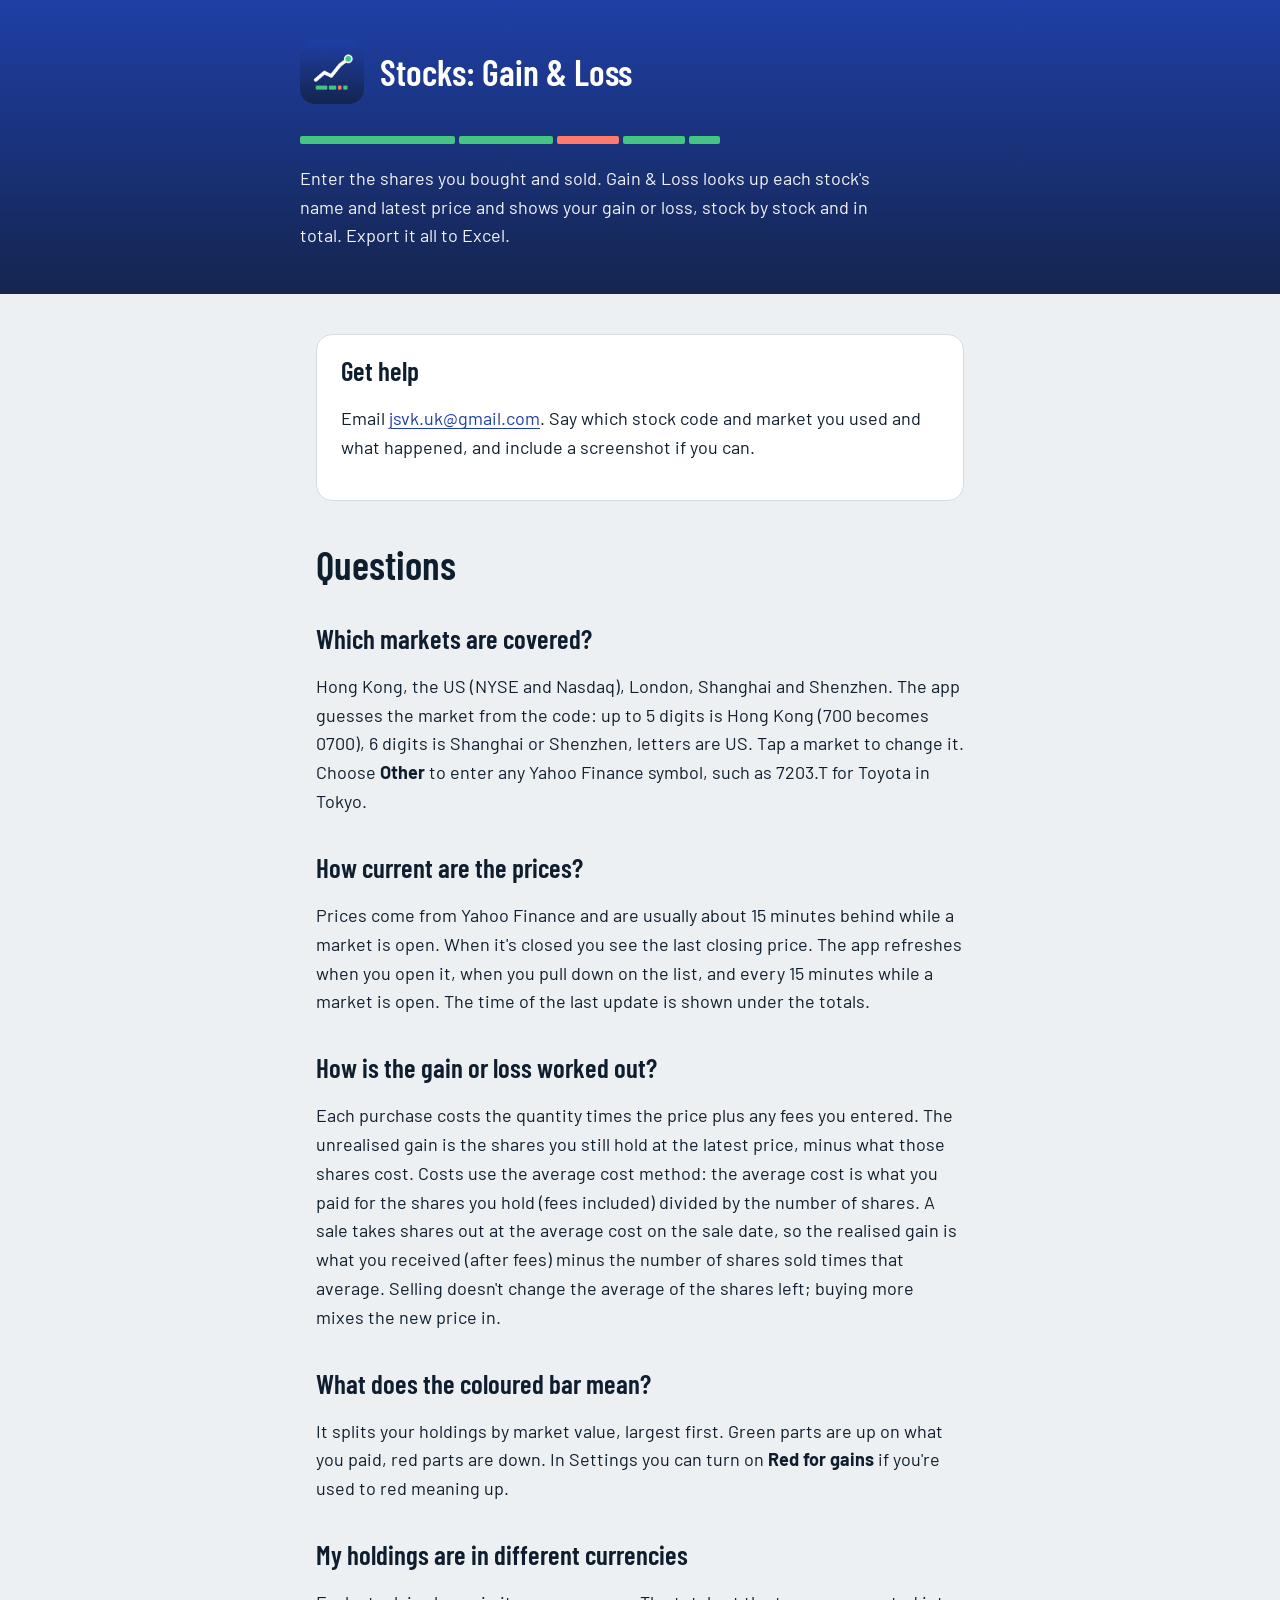
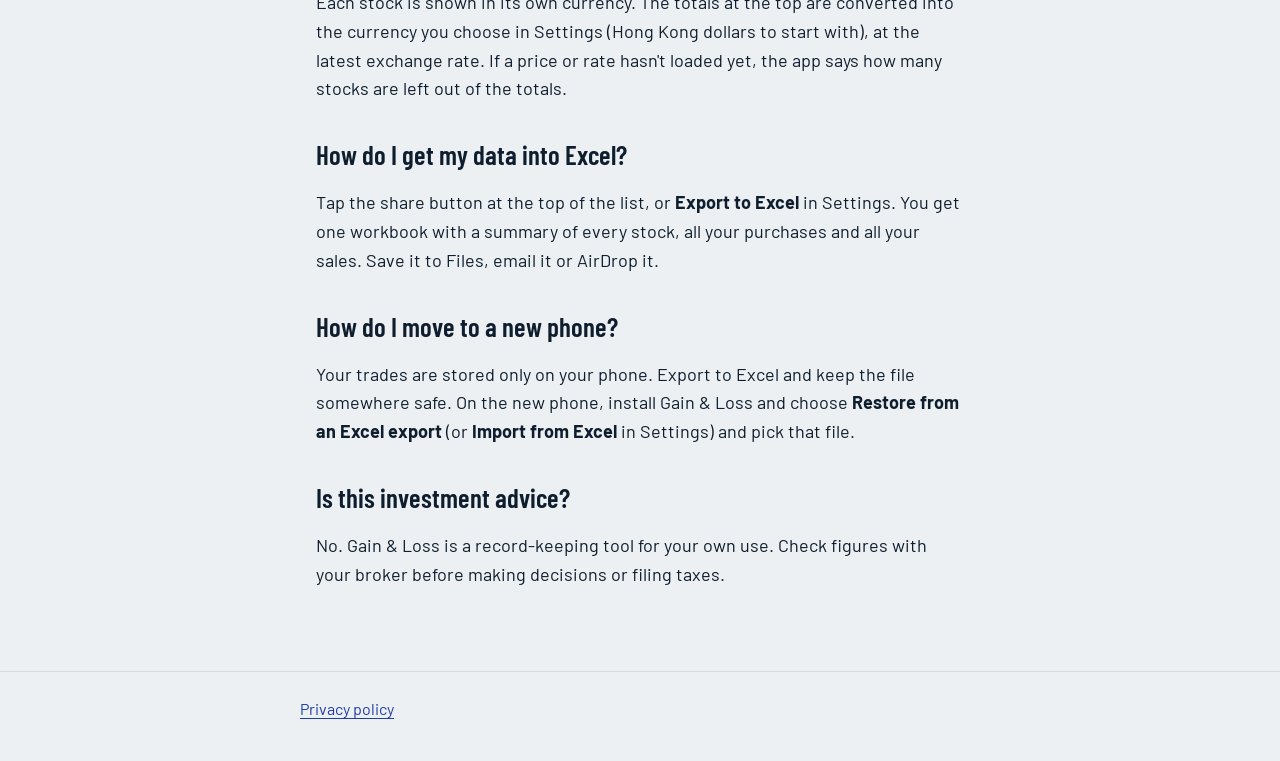
<file: index.html>
<!doctype html>
<html lang="en">
<head>
  <title>Stocks: Gain &amp; Loss — help and contact</title>
  <meta name="description" content="Help for Gain &amp; Loss, the app that shows the gain or loss on the shares you bought.">
  <meta charset="utf-8">
  <meta name="viewport" content="width=device-width, initial-scale=1">
  <link rel="icon" href="favicon.png">
  <link rel="apple-touch-icon" href="icon-180.png">
  <link rel="preconnect" href="https://fonts.googleapis.com">
  <link rel="preconnect" href="https://fonts.gstatic.com" crossorigin>
  <link href="https://fonts.googleapis.com/css2?family=Barlow:wght@400;600&family=Barlow+Condensed:wght@600&display=swap" rel="stylesheet">
  <link rel="stylesheet" href="style.css">
</head>
<body>
  <header class="band">
    <div class="wrap">
      <a class="brand" href="./"><img src="icon-180.png" alt=""><span>Stocks: Gain &amp; Loss</span></a>
      <div class="tape" aria-hidden="true"><i style="flex:5"></i><i style="flex:3"></i><i class="down" style="flex:2"></i><i style="flex:2"></i><i style="flex:1"></i></div>
      <p>Enter the shares you bought and sold. Gain &amp; Loss looks up each stock's name and latest price and shows your gain or loss, stock by stock and in total. Export it all to Excel.</p>
    </div>
  </header>

  <main class="wrap">
    <section class="contact">
      <h2>Get help</h2>
      <p>Email <a href="mailto:jsvk.uk@gmail.com?subject=Stock%20Profile">jsvk.uk@gmail.com</a>. Say which stock code and market you used and what happened, and include a screenshot if you can.</p>
    </section>

    <h1>Questions</h1>

    <h2>Which markets are covered?</h2>
    <p>Hong Kong, the US (NYSE and Nasdaq), London, Shanghai and Shenzhen. The app guesses the market from the code: up to 5 digits is Hong Kong (700 becomes 0700), 6 digits is Shanghai or Shenzhen, letters are US. Tap a market to change it. Choose <b>Other</b> to enter any Yahoo Finance symbol, such as 7203.T for Toyota in Tokyo.</p>

    <h2>How current are the prices?</h2>
    <p>Prices come from Yahoo Finance and are usually about 15 minutes behind while a market is open. When it's closed you see the last closing price. The app refreshes when you open it, when you pull down on the list, and every 15 minutes while a market is open. The time of the last update is shown under the totals.</p>

    <h2>How is the gain or loss worked out?</h2>
    <p>Each purchase costs the quantity times the price plus any fees you entered. The unrealised gain is the shares you still hold at the latest price, minus what those shares cost. Costs use the average cost method: the average cost is what you paid for the shares you hold (fees included) divided by the number of shares. A sale takes shares out at the average cost on the sale date, so the realised gain is what you received (after fees) minus the number of shares sold times that average. Selling doesn't change the average of the shares left; buying more mixes the new price in.</p>

    <h2>What does the coloured bar mean?</h2>
    <p>It splits your holdings by market value, largest first. Green parts are up on what you paid, red parts are down. In Settings you can turn on <b>Red for gains</b> if you're used to red meaning up.</p>

    <h2>My holdings are in different currencies</h2>
    <p>Each stock is shown in its own currency. The totals at the top are converted into the currency you choose in Settings (Hong Kong dollars to start with), at the latest exchange rate. If a price or rate hasn't loaded yet, the app says how many stocks are left out of the totals.</p>

    <h2>How do I get my data into Excel?</h2>
    <p>Tap the share button at the top of the list, or <b>Export to Excel</b> in Settings. You get one workbook with a summary of every stock, all your purchases and all your sales. Save it to Files, email it or AirDrop it.</p>

    <h2>How do I move to a new phone?</h2>
    <p>Your trades are stored only on your phone. Export to Excel and keep the file somewhere safe. On the new phone, install Gain &amp; Loss and choose <b>Restore from an Excel export</b> (or <b>Import from Excel</b> in Settings) and pick that file.</p>

    <h2>Is this investment advice?</h2>
    <p>No. Gain &amp; Loss is a record-keeping tool for your own use. Check figures with your broker before making decisions or filing taxes.</p>
  </main>

  <footer>
    <div class="wrap"><a href="privacy.html">Privacy policy</a></div>
  </footer>
</body>
</html>
</file>
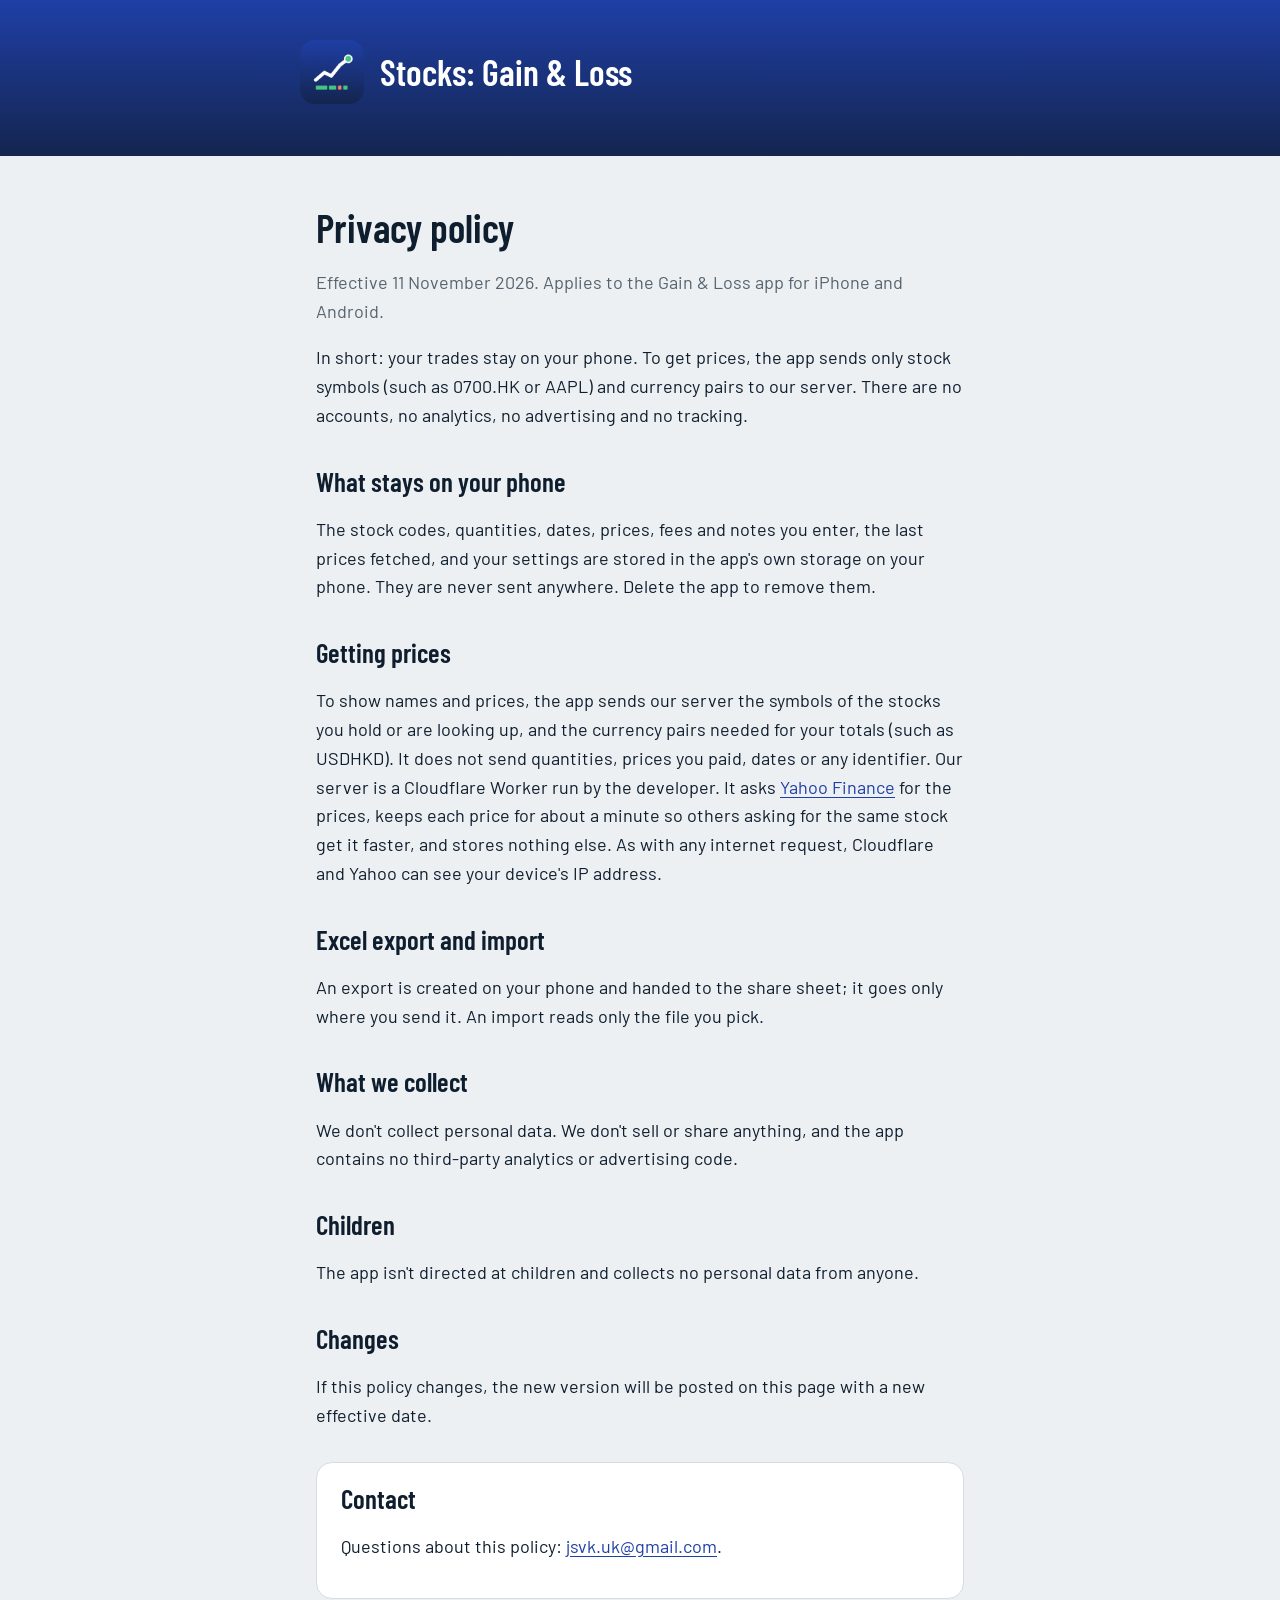
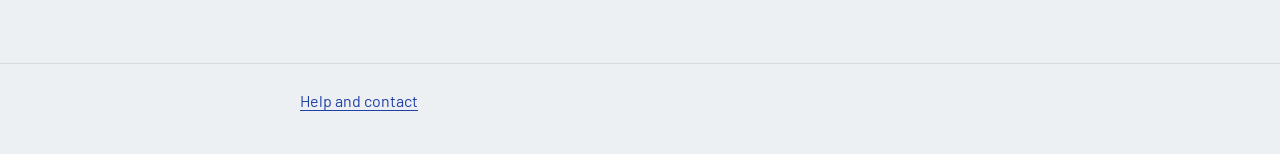
<file: privacy.html>
<!doctype html>
<html lang="en">
<head>
  <title>Stocks: Gain &amp; Loss privacy policy</title>
  <meta name="description" content="What Gain &amp; Loss sends to get prices, and what stays on your phone.">
  <meta charset="utf-8">
  <meta name="viewport" content="width=device-width, initial-scale=1">
  <link rel="icon" href="favicon.png">
  <link rel="apple-touch-icon" href="icon-180.png">
  <link rel="preconnect" href="https://fonts.googleapis.com">
  <link rel="preconnect" href="https://fonts.gstatic.com" crossorigin>
  <link href="https://fonts.googleapis.com/css2?family=Barlow:wght@400;600&family=Barlow+Condensed:wght@600&display=swap" rel="stylesheet">
  <link rel="stylesheet" href="style.css">
</head>
<body>
  <header class="band">
    <div class="wrap">
      <a class="brand" href="./"><img src="icon-180.png" alt=""><span>Stocks: Gain &amp; Loss</span></a>
    </div>
  </header>

  <main class="wrap">
    <h1>Privacy policy</h1>
    <p class="meta">Effective 11 November 2026. Applies to the Gain &amp; Loss app for iPhone and Android.</p>

    <p>In short: your trades stay on your phone. To get prices, the app sends only stock symbols (such as 0700.HK or AAPL) and currency pairs to our server. There are no accounts, no analytics, no advertising and no tracking.</p>

    <h2>What stays on your phone</h2>
    <p>The stock codes, quantities, dates, prices, fees and notes you enter, the last prices fetched, and your settings are stored in the app's own storage on your phone. They are never sent anywhere. Delete the app to remove them.</p>

    <h2>Getting prices</h2>
    <p>To show names and prices, the app sends our server the symbols of the stocks you hold or are looking up, and the currency pairs needed for your totals (such as USDHKD). It does not send quantities, prices you paid, dates or any identifier. Our server is a Cloudflare Worker run by the developer. It asks <a href="https://finance.yahoo.com/">Yahoo Finance</a> for the prices, keeps each price for about a minute so others asking for the same stock get it faster, and stores nothing else. As with any internet request, Cloudflare and Yahoo can see your device's IP address.</p>

    <h2>Excel export and import</h2>
    <p>An export is created on your phone and handed to the share sheet; it goes only where you send it. An import reads only the file you pick.</p>

    <h2>What we collect</h2>
    <p>We don't collect personal data. We don't sell or share anything, and the app contains no third-party analytics or advertising code.</p>

    <h2>Children</h2>
    <p>The app isn't directed at children and collects no personal data from anyone.</p>

    <h2>Changes</h2>
    <p>If this policy changes, the new version will be posted on this page with a new effective date.</p>

    <section class="contact">
      <h2>Contact</h2>
      <p>Questions about this policy: <a href="mailto:jsvk.uk@gmail.com?subject=Stock%20Profile%20privacy">jsvk.uk@gmail.com</a>.</p>
    </section>
  </main>

  <footer>
    <div class="wrap"><a href="./">Help and contact</a></div>
  </footer>
</body>
</html>
</file>
<file: style.css>
:root {
  --band: #1f3fa6;
  --band-end: #14254f;
  --ink: #0f1e2e;
  --muted: #55636f;
  --mist: #edf0f2;
  --paper: #ffffff;
  --line: #d5dce1;
  --link: #1f3fa6;
  --up: #0b7a43;
  --down: #b8322a;
  color-scheme: light;
}
@media (prefers-color-scheme: dark) {
  :root:not([data-theme="light"]) {
    --band: #1a3080;
    --band-end: #0b1117;
    --ink: #e6ebef;
    --muted: #97a5b0;
    --mist: #0b1117;
    --paper: #141c24;
    --line: #26323d;
    --link: #8ca8ff;
    --up: #45c483;
    --down: #ff7a6e;
    color-scheme: dark;
  }
}
:root[data-theme="dark"] {
  --band: #1a3080;
  --band-end: #0b1117;
  --ink: #e6ebef;
  --muted: #97a5b0;
  --mist: #0b1117;
  --paper: #141c24;
  --line: #26323d;
  --link: #8ca8ff;
  --up: #45c483;
  --down: #ff7a6e;
  color-scheme: dark;
}
* { box-sizing: border-box; }
body {
  margin: 0;
  background: var(--mist);
  color: var(--ink);
  font: 18px/1.6 "Barlow", system-ui, sans-serif;
}
.band {
  background: linear-gradient(180deg, var(--band), var(--band-end));
  color: #fff;
  padding: 40px 16px 44px;
}
.wrap { max-width: 680px; margin: 0 auto; }
.brand {
  display: inline-flex;
  align-items: center;
  gap: 16px;
  color: #fff;
  text-decoration: none;
  font: 600 36px/1 "Barlow Condensed", system-ui, sans-serif;
}
.brand img { width: 64px; height: 64px; border-radius: 15px; }
/* The portfolio bar from the app's home screen. */
.tape { display: flex; gap: 4px; height: 8px; margin-top: 24px; max-width: 420px; }
.tape i { display: block; border-radius: 2px; background: #45c483; }
.tape i.down { background: #ff7a6e; }
.band p { margin: 20px 0 0; max-width: 34em; opacity: 0.95; }
main { padding: 8px 16px 64px; }
h1, h2 { font-family: "Barlow Condensed", system-ui, sans-serif; font-weight: 600; line-height: 1.15; }
h1 { font-size: 40px; margin: 40px 0 8px; }
h2 { font-size: 27px; margin: 36px 0 8px; }
p, li { max-width: 38em; }
a { color: var(--link); text-underline-offset: 3px; }
a:focus-visible { outline: 3px solid var(--link); outline-offset: 3px; border-radius: 4px; }
.contact {
  background: var(--paper);
  border: 1px solid var(--line);
  border-radius: 16px;
  padding: 20px 24px;
  margin-top: 32px;
}
.contact h2 { margin-top: 0; }
.meta { color: var(--muted); }
footer { border-top: 1px solid var(--line); padding: 24px 16px 40px; color: var(--muted); font-size: 16px; }
</file>
